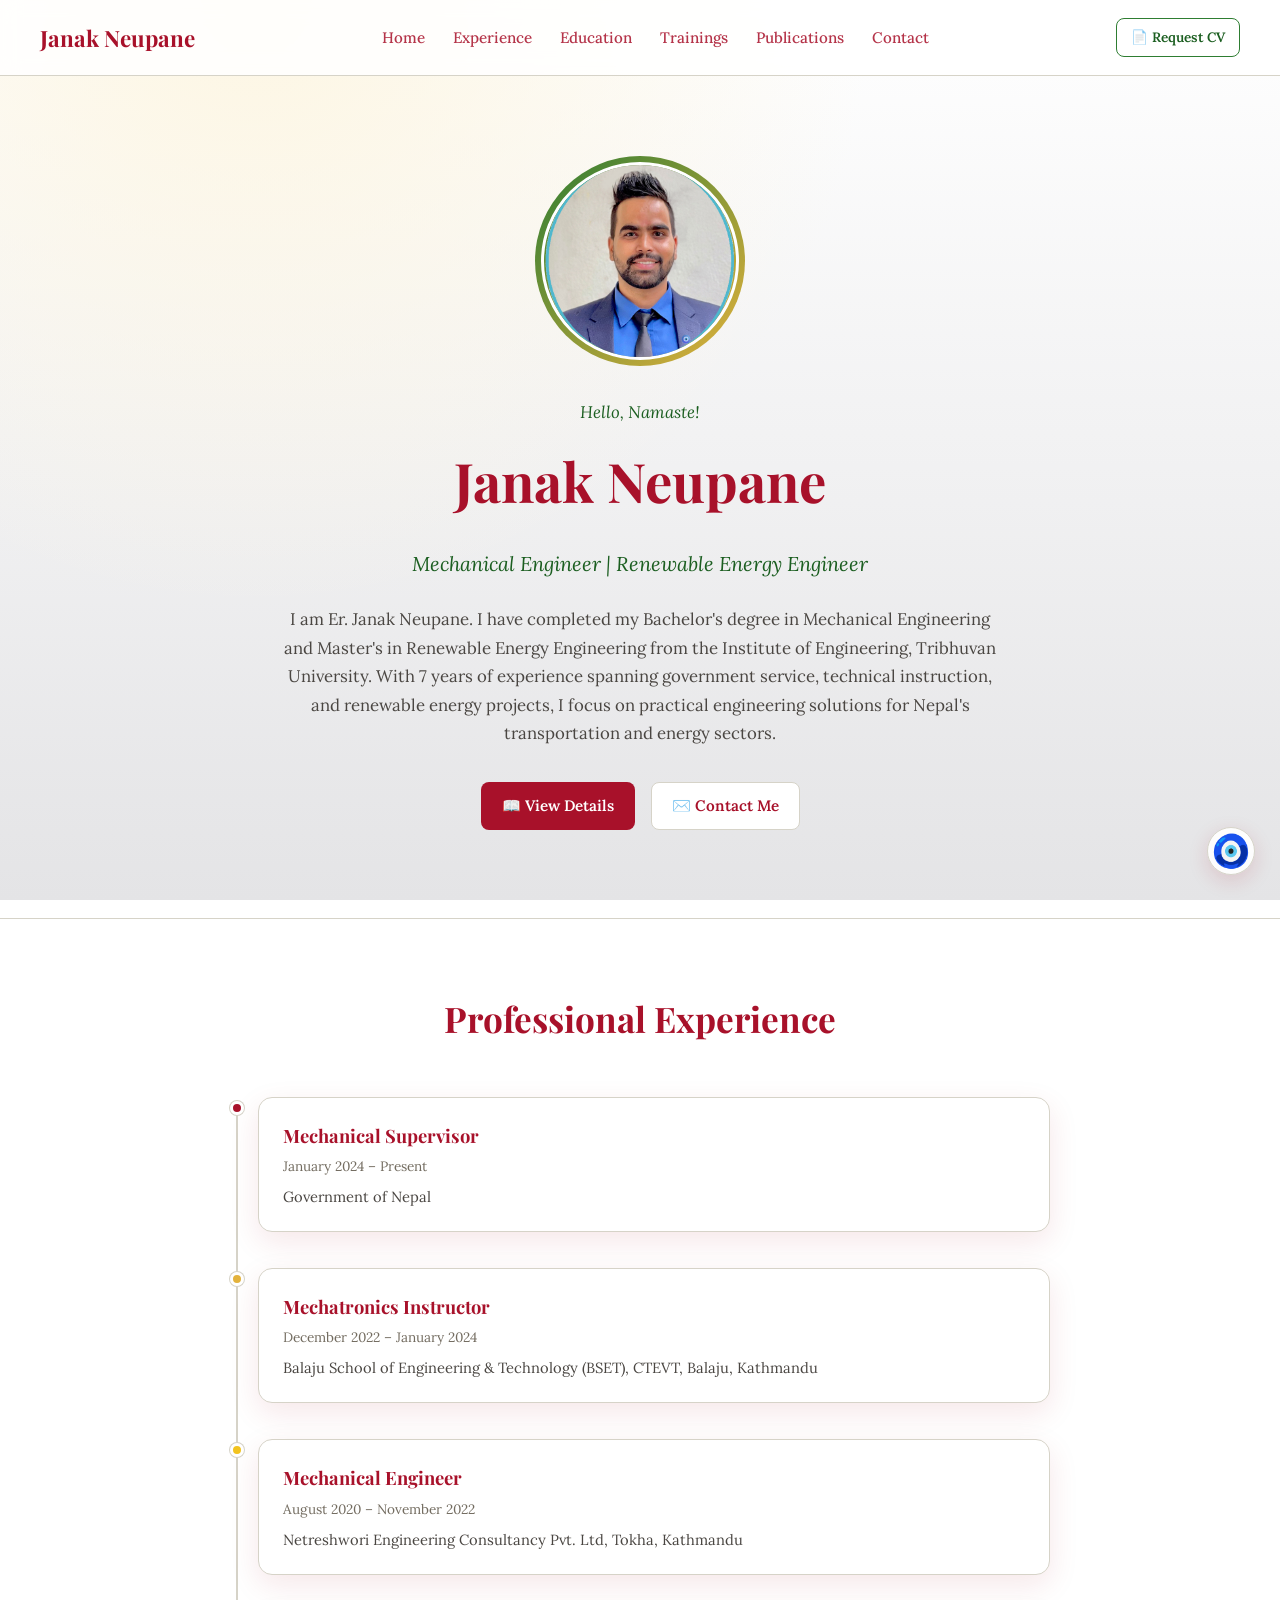
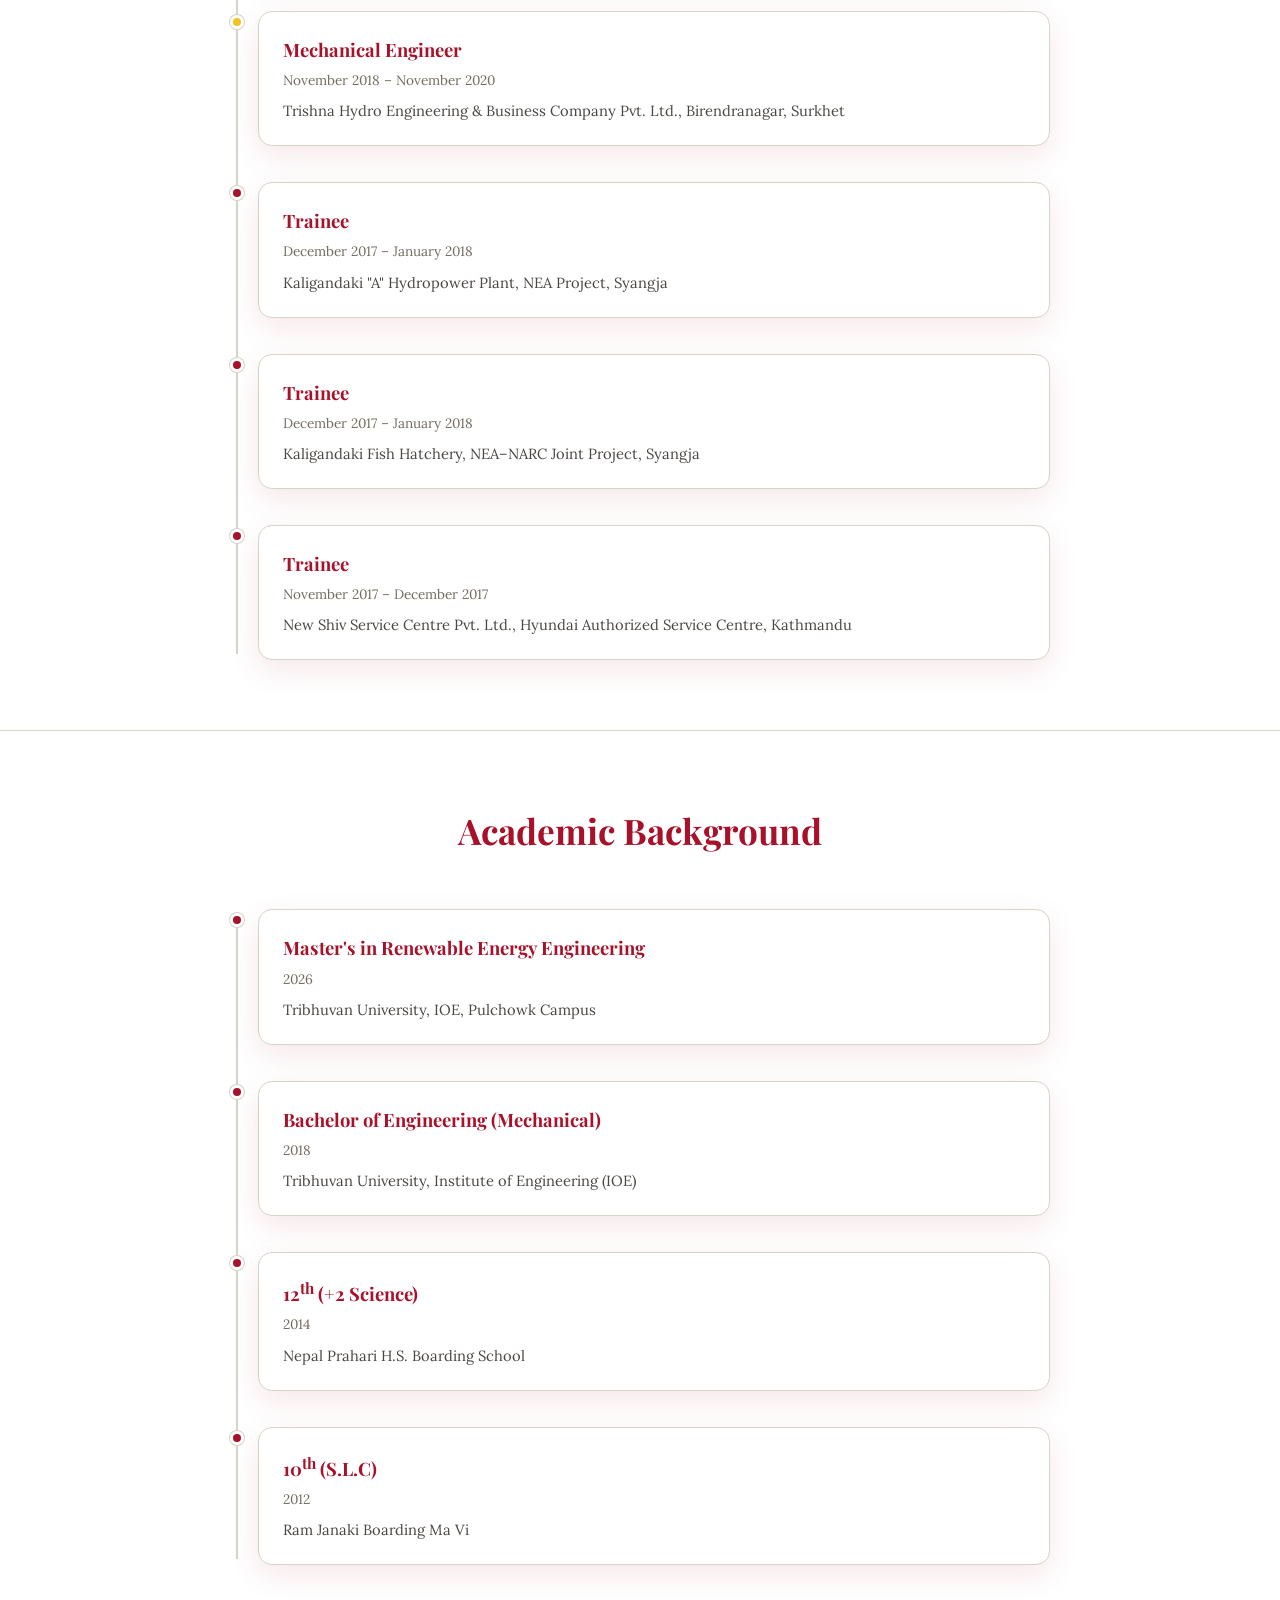
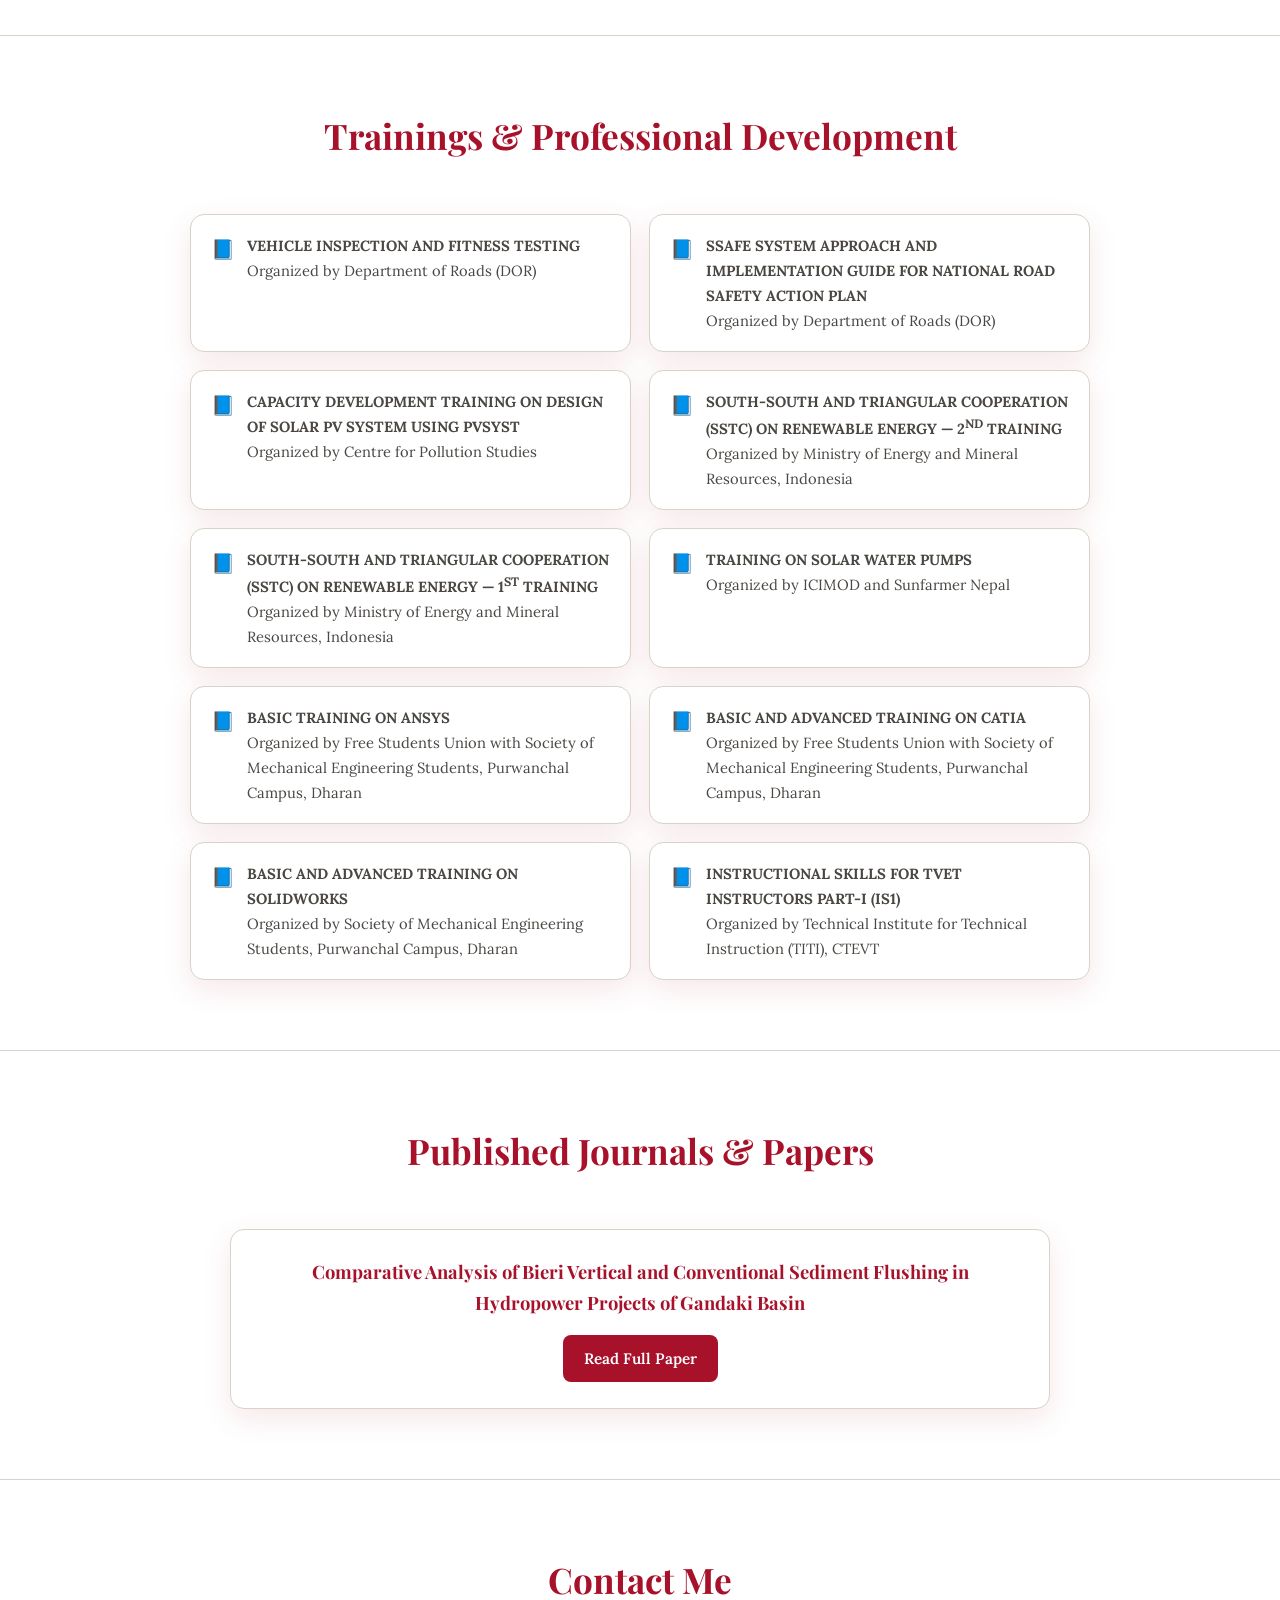
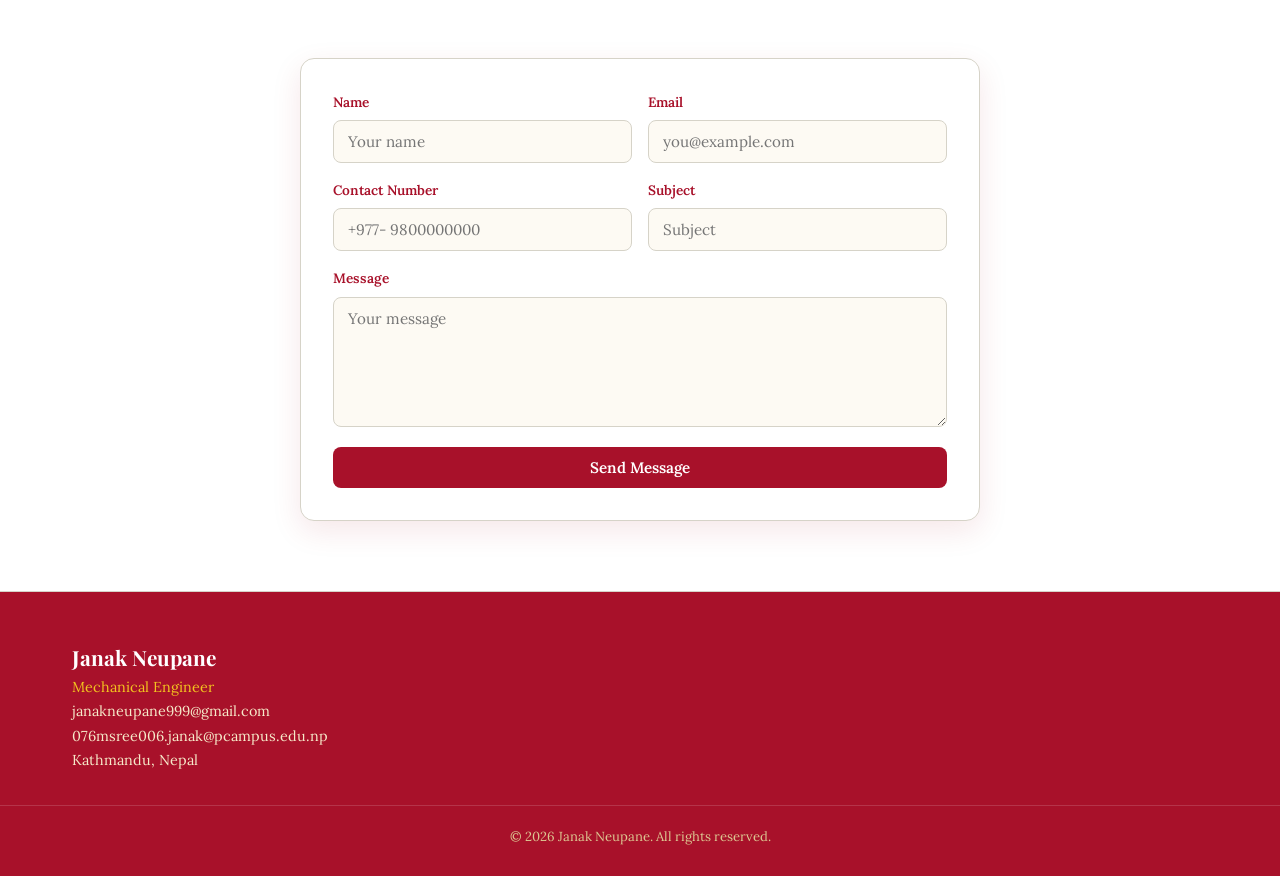
<file: index.html>
<!DOCTYPE html>
<html lang="en">
<head>
  
<meta charset="UTF-8">
<meta name="viewport" content="width=device-width, initial-scale=1">
<title>Janak Neupane | Mechanical Engineer | Nepal</title>
<meta name="description" content="Janak Neupane is a Mechanical Engineer from Nepal with experience in government service, renewable energy, vehicle inspection, and engineering education.">
<meta name="keywords" content="Janak Neupane, Mechanical Engineer Nepal, Renewable Energy Engineer, Vehicle Inspection Nepal">
<link rel="icon" type="image/x-icon" href="favicon.ico">
<link rel="icon" type="image/png" sizes="16x16" href="favicon-16x16.png">
<link rel="icon" type="image/png" sizes="32x32" href="favicon-32x32.png">
<link rel="apple-touch-icon" sizes="180x180" href="apple-touch-icon.png">
<link rel="icon" type="image/png" sizes="192x192" href="android-chrome-192x192.png">
<link rel="preconnect" href="https://fonts.googleapis.com">
<link rel="preconnect" href="https://fonts.gstatic.com" crossorigin>
<link href="https://fonts.googleapis.com/css2?family=Lora:ital,wght@0,400;0,500;0,600;0,700;1,400&family=Playfair+Display:wght@600;700;800&display=swap" rel="stylesheet">
<style>
  :root{
    --bg-1:#ffffff;
    --bg-2:#e4e4e6;
    --navy:#a8112a;
    --navy-soft:#7f0c20;
    --teal:#2e7d32;
    --teal-dark:#1b5e20;
    --text-body:#4a4642;
    --text-muted:#736c60;
    --card:#ffffff;
    --border:#d6d3c8;
    --tag-bg:#fbf0d4;
    --amber:#e3b23c;
    --blue-dot:#f2c31f;
    --shadow: 0 10px 30px rgba(168,17,42,0.10);
    --radius: 14px;
  }

  *{box-sizing:border-box;}
  html{scroll-behavior:smooth;}
  body{
    margin:0;
    font-family:'Lora', Georgia, serif;
    color:var(--text-body);
    background:
      radial-gradient(circle at 20% 0%, #fdf6e3 0%, transparent 45%),
      linear-gradient(180deg, var(--bg-1) 0%, var(--bg-2) 100%);
    background-attachment: fixed;
    line-height:1.7;
  }

  h1,h2,h3,.brand{
    font-family:'Playfair Display', 'Lora', serif;
    color:var(--navy);
    margin:0;
  }

  a{ color:inherit; text-decoration:none; }

  .container{
    max-width:1200px;
    margin:0 auto;
    padding:0 32px;
  }

  /* ---------- Header ---------- */
  header{
    position:sticky;
    top:0;
    z-index:50;
    background:rgba(255,255,255,0.85);
    backdrop-filter:blur(10px);
    border-bottom:1px solid var(--border);
  }
  .nav-row{
    display:flex;
    align-items:center;
    justify-content:space-between;
    padding:18px 0;
    gap:24px;
  }
  .brand{ font-size:1.4rem; font-weight:700; white-space:nowrap; }
  nav.links{
    display:flex;
    gap:28px;
    flex-wrap:wrap;
    font-size:0.95rem;
    font-weight:500;
  }
  nav.links a{
    color:var(--navy);
    opacity:0.85;
    transition:opacity .2s, color .2s;
  }
  nav.links a:hover{ opacity:1; color:var(--teal-dark); }
  .nav-actions{ display:flex; align-items:center; gap:14px; }

  .btn{
    display:inline-flex;
    align-items:center;
    gap:8px;
    padding:10px 20px;
    border-radius:8px;
    font-family:'Lora', serif;
    font-weight:600;
    font-size:0.95rem;
    cursor:pointer;
    border:1px solid transparent;
    transition:transform .15s ease, box-shadow .15s ease, background .15s ease;
  }
  .btn:hover{ transform:translateY(-1px); }
  .btn-navy{ background:var(--navy); color:#fff; }
  .btn-navy:hover{ background:var(--navy-soft); box-shadow:0 8px 18px rgba(15,42,71,0.25); }
  .btn-outline{ background:#fff; color:var(--navy); border-color:var(--border); }
  .btn-outline:hover{ border-color:var(--teal); color:var(--teal-dark); }
  .btn-teal-outline{ background:transparent; color:var(--teal-dark); border-color:var(--teal); }
  .btn-teal-outline:hover{ background:var(--teal); color:#fff; }
  .btn-sm{ padding:7px 14px; font-size:0.85rem; }
  .btn-block{ width:100%; justify-content:center; }

  /* ---------- Hero ---------- */
  .hero{ position:relative; padding:80px 0 60px; }
  .hero-inner{ display:flex; justify-content:center; }
  .hero-main{ text-align:center; }
  .avatar-wrap{
    width:210px; height:210px; border-radius:50%; margin:0 auto 32px; padding:6px;
    background:linear-gradient(135deg, var(--teal), var(--amber));
  }
  .avatar-wrap img{
    width:100%; height:100%; border-radius:50%; object-fit:cover; display:block; border:3px solid #fff;
    -webkit-user-select:none; -moz-user-select:none; user-select:none;
    -webkit-user-drag:none; user-drag:none;
    -webkit-touch-callout:none; /* stops the long-press "save/open" menu on iOS/Android */
    pointer-events:none; /* blocks right-click context menu from targeting the image itself */
  }
  .hero-eyebrow{ color:var(--teal-dark); font-style:italic; font-size:1.05rem; margin-bottom:8px; }
  .hero-main h1{ font-size:3.4rem; margin-bottom:14px; }
  .role-line{ color:var(--teal-dark); font-size:1.25rem; font-style:italic; margin-bottom:24px; }
  .hero-desc{ max-width:720px; margin:0 auto 34px; font-size:1.05rem; color:var(--text-body); }
  .hero-cta{ display:flex; gap:16px; justify-content:center; flex-wrap:wrap; margin-bottom:28px; }
  .scroll-hint{ display:block; font-size:0.85rem; color:var(--text-muted); text-align:center; }

  /* ---------- Section shell ---------- */
  section{ padding:70px 0; }
  .section-head{ text-align:center; max-width:640px; margin:0 auto 48px; }
  .section-head h2{ font-size:2.2rem; margin-bottom:12px; }
  .section-head p{ color:var(--text-muted); font-size:1rem; }
  .section-alt{ background:rgba(255,255,255,0.4); border-top:1px solid var(--border); border-bottom:1px solid var(--border); }

  /* ---------- Timeline ---------- */
  .timeline{ position:relative; max-width:820px; margin:0 auto; padding-left:28px; }
  .timeline::before{ content:""; position:absolute; left:6px; top:6px; bottom:6px; width:2px; background:var(--border); }
  .t-item{ position:relative; padding-bottom:36px; }
  .t-item:last-child{ padding-bottom:0; }
  .t-dot{ position:absolute; left:-28px; top:4px; width:14px; height:14px; border-radius:50%; background:var(--navy); border:3px solid var(--bg-1); box-shadow:0 0 0 1px var(--border); }
  .t-dot.amber{ background:var(--amber); }
  .t-dot.blue{ background:var(--blue-dot); }
  .t-card{ background:var(--card); border:1px solid var(--border); border-radius:var(--radius); padding:22px 24px; box-shadow:var(--shadow); }
  .t-card h3{ font-size:1.15rem; margin-bottom:4px; }
  .t-meta{ font-size:0.85rem; color:var(--text-muted); margin-bottom:6px; }
  .t-card p.company{ margin:0; font-size:0.92rem; color:var(--text-body); }

  /* ---------- Trainings ---------- */
  .training-grid{ display:grid; grid-template-columns:repeat(2,1fr); gap:18px; max-width:900px; margin:0 auto; }
  .training-tile{
    background:var(--card); border:1px solid var(--border); border-radius:var(--radius);
    padding:18px 20px; box-shadow:var(--shadow); font-size:0.92rem; display:flex; gap:12px; align-items:flex-start;
  }
  .training-tile .ico{ font-size:1.2rem; flex:0 0 auto; }

  /* ---------- Publications ---------- */
  .pub-list{ max-width:820px; margin:0 auto; display:flex; flex-direction:column; gap:20px; }
  .pub-card{ background:var(--card); border:1px solid var(--border); border-radius:var(--radius); padding:26px 28px; box-shadow:var(--shadow); text-align:center; }
  .pub-card h3{ font-size:1.15rem; margin-bottom:16px; }

  /* ---------- Contact ---------- */
  form.contact-form{
    max-width:680px; margin:0 auto;
    background:var(--card); border:1px solid var(--border); border-radius:var(--radius);
    padding:32px; box-shadow:var(--shadow);
  }
  .form-row{ display:grid; grid-template-columns:1fr 1fr; gap:16px; margin-bottom:16px; }
  .field{ display:flex; flex-direction:column; gap:6px; }
  .field label{ font-size:0.85rem; font-weight:600; color:var(--navy); }
  .field input, .field textarea{
    font-family:'Lora', serif; padding:11px 14px; border:1px solid var(--border);
    border-radius:8px; background:#fdfaf3; font-size:0.95rem; color:var(--text-body);
  }
  .field input:focus, .field textarea:focus{ outline:2px solid var(--teal); border-color:var(--teal); }
  .field textarea{ min-height:130px; resize:vertical; }
  .form-note{ font-size:0.8rem; color:var(--text-muted); margin-top:14px; text-align:center; }

  /* ---------- Footer ---------- */
  footer{ background:var(--navy); color:#f6e9c9; padding:48px 0 28px; font-size:0.9rem; }
  footer h3{ color:#fff; font-size:1.3rem; }
  footer .foot-role{ color:var(--blue-dot); display:block; }
  .foot-grid{ display:flex; justify-content:space-between; flex-wrap:wrap; gap:24px; }
  .foot-links{ display:flex; gap:18px; }
  .foot-links a{ color:#f6e9c9; opacity:.85; }
  .foot-links a:hover{ opacity:1; color:var(--blue-dot); }
  .foot-bottom{ margin-top:32px; padding-top:20px; border-top:1px solid rgba(255,255,255,0.15); text-align:center; color:#dcc691; font-size:0.82rem; }

  /* ---------- Responsive ---------- */
  @media (max-width: 980px){
    nav.links{ display:none; }
    .training-grid{ grid-template-columns:1fr; }
    .form-row{ grid-template-columns:1fr; }
  }
  @media (max-width: 560px){
    .hero-main h1{ font-size:2.3rem; }

  }
  /* ---------- Floating Evil Eye ---------- */
  .floating-evil-eye {
    position: fixed;
    bottom: 25px;
    right: 25px;
    z-index: 9999;
    font-size: 2rem;
    width: 48px;
    height: 48px;
    display: flex;
    align-items: center;
    justify-content: center;
    background: rgba(255, 255, 255, 0.9);
    backdrop-filter: blur(8px);
    border-radius: 50%;
    border: 1px solid var(--border);
    box-shadow: 0 6px 20px rgba(168, 17, 42, 0.15);
    cursor: pointer;
    user-select: none;
    animation: floatEffect 3s ease-in-out infinite;
    transition: transform 0.2s ease;
  }

  .floating-evil-eye:hover {
    transform: scale(1.18);
  }

  @keyframes floatEffect {
    0%, 100% {
      transform: translateY(0px);
    }
    50% {
      transform: translateY(-8px);
    }
  }
</style>
</head>
<body>

<header>
  <div class="container nav-row">
    <a href="#home" class="brand">Janak Neupane</a>
    <nav class="links">
      <a href="#home">Home</a>
      <a href="#experience">Experience</a>
      <a href="#education">Education</a>
      <a href="#trainings">Trainings</a>
      <a href="#publications">Publications</a>
      <a href="#contact">Contact</a>
    </nav>
    <div class="nav-actions">
      <a class="btn btn-teal-outline btn-sm" href="https://drive.google.com/file/d/1mmIPu6iLouvnfsukrumXLpMxL8Rhu5fm/view?usp=drive_link" target="_blank" rel="noopener">📄 Request CV</a>
    </div>
  </div>
</header>

<section class="hero" id="home">
  <div class="container hero-inner">
    <div class="hero-main">
      <div class="avatar-wrap" oncontextmenu="return false;">
        <img src="assets/images/profile.png" alt="Janak Neupane" draggable="false" oncontextmenu="return false;">
      </div>
      <p class="hero-eyebrow">Hello, Namaste!</p>
      <h1>Janak Neupane</h1>
      <p class="role-line">Mechanical Engineer | Renewable Energy Engineer</p>
      <p class="hero-desc">
        I am Er. Janak Neupane. I have completed my Bachelor's degree in Mechanical Engineering and
        Master's in Renewable Energy Engineering from the Institute of Engineering, Tribhuvan University.
        With 7 years of experience spanning government service, technical instruction, and renewable
        energy projects, I focus on practical engineering solutions for Nepal's transportation and energy sectors.
      </p>
      <div class="hero-cta">
        <a href="#experience" class="btn btn-navy">📖 View Details</a>
        <a href="#contact" class="btn btn-outline">✉️ Contact Me</a>
      </div>
    </div>
  </div>
</section>

<section id="experience" class="section-alt">
  <div class="container">
    <div class="section-head">
      <h2>Professional Experience</h2>
    </div>
    <div class="timeline">
      <div class="t-item">
        <span class="t-dot"></span>
        <div class="t-card">
          <h3>Mechanical Supervisor</h3>
          <div class="t-meta">January 2024 – Present</div>
          <p class="company">Government of Nepal</p>
        </div>
      </div>
      <div class="t-item">
        <span class="t-dot amber"></span>
        <div class="t-card">
          <h3>Mechatronics Instructor</h3>
          <div class="t-meta">December 2022 – January 2024</div>
          <p class="company">Balaju School of Engineering & Technology (BSET), CTEVT, Balaju, Kathmandu</p>
        </div>
      </div>
      <div class="t-item">
        <span class="t-dot blue"></span>
      <div class="t-card">
          <h3>Mechanical Engineer</h3>
          <div class="t-meta">August 2020 – November 2022</div>
          <p class="company">Netreshwori Engineering Consultancy Pvt. Ltd, Tokha, Kathmandu</p>
        </div>
      </div>
        <div class="t-item">
        <span class="t-dot blue"></span>
          <div class="t-card">
          <h3>Mechanical Engineer</h3>
          <div class="t-meta">November 2018 – November 2020</div>
          <p class="company">Trishna Hydro Engineering & Business Company Pvt. Ltd., Birendranagar, Surkhet</p>
        </div>
      </div>
      <div class="t-item">
        <span class="t-dot"></span>
        <div class="t-card">
          <h3>Trainee</h3>
          <div class="t-meta">December 2017 – January 2018</div>
          <p class="company">Kaligandaki "A" Hydropower Plant, NEA Project, Syangja</p>
        </div>
      </div>
      <div class="t-item">
        <span class="t-dot"></span>
        <div class="t-card">
          <h3>Trainee</h3>
          <div class="t-meta">December 2017 – January 2018</div>
          <p class="company">Kaligandaki Fish Hatchery, NEA–NARC Joint Project, Syangja</p>
        </div>
      </div>
      <div class="t-item">
        <span class="t-dot"></span>
        <div class="t-card">
          <h3>Trainee</h3>
          <div class="t-meta">November 2017 – December 2017</div>
          <p class="company">New Shiv Service Centre Pvt. Ltd., Hyundai Authorized Service Centre, Kathmandu</p>
        </div>
      </div>
    </div>
  </div>
</section>

<section id="education">
  <div class="container">
    <div class="section-head">
      <h2>Academic Background</h2>
    </div>
    <div class="timeline">
      <div class="t-item">
        <span class="t-dot"></span>
        <div class="t-card">
          <h3>Master's in Renewable Energy Engineering</h3>
          <div class="t-meta">2026</div>
          <p class="company">Tribhuvan University, IOE, Pulchowk Campus</p>
        </div>
      </div>
      <div class="t-item">
        <span class="t-dot"></span>
        <div class="t-card">
          <h3>Bachelor of Engineering (Mechanical)</h3>
          <div class="t-meta">2018</div>
          <p class="company">Tribhuvan University, Institute of Engineering (IOE)</p>
        </div>
      </div>
      <div class="t-item">
        <span class="t-dot"></span>
        <div class="t-card">
          <h3>12<sup>th</sup> (+2 Science)</h3>
          <div class="t-meta">2014</div>
          <p class="company">Nepal Prahari H.S. Boarding School</p>
        </div>
      </div>
      <div class="t-item">
        <span class="t-dot"></span>
        <div class="t-card">
          <h3>10<sup>th</sup></sup> (S.L.C)</h3>
          <div class="t-meta">2012</div>
          <p class="company">Ram Janaki Boarding Ma Vi</p>
        </div>
      </div>
    </div>
  </div>
</section>

<section id="trainings" class="section-alt">
  <div class="container">
    <div class="section-head">
      <h2>Trainings & Professional Development</h2>
    </div>
    <div class="training-grid">
      <div class="training-tile"><span class="ico">📘</span><span><strong>VEHICLE INSPECTION AND FITNESS TESTING</strong><br>Organized by Department of Roads (DOR)</span></div>
      <div class="training-tile"><span class="ico">📘</span><span><strong>SSAFE SYSTEM APPROACH AND IMPLEMENTATION GUIDE FOR NATIONAL ROAD SAFETY ACTION PLAN</strong><br>Organized by Department of Roads (DOR)</span></div>
      <div class="training-tile"><span class="ico">📘</span><span><strong>CAPACITY DEVELOPMENT TRAINING ON DESIGN OF SOLAR PV SYSTEM USING PVSYST</strong><br>Organized by Centre for Pollution Studies</span></div>
      <div class="training-tile"><span class="ico">📘</span><span><strong>SOUTH-SOUTH AND TRIANGULAR COOPERATION (SSTC) ON RENEWABLE ENERGY — 2<sup>ND</sup> TRAINING</strong><br>Organized by Ministry of Energy and Mineral Resources, Indonesia</span></div>
      <div class="training-tile"><span class="ico">📘</span><span><strong>SOUTH-SOUTH AND TRIANGULAR COOPERATION (SSTC) ON RENEWABLE ENERGY — 1<sup>ST</sup> TRAINING</strong><br>Organized by Ministry of Energy and Mineral Resources, Indonesia</span></div>
      <div class="training-tile"><span class="ico">📘</span><span><strong>TRAINING ON SOLAR WATER PUMPS</strong><br>Organized by ICIMOD and Sunfarmer Nepal</span></div>
      <div class="training-tile"><span class="ico">📘</span><span><strong>BASIC TRAINING ON ANSYS</strong><br>Organized by Free Students Union with Society of Mechanical Engineering Students, Purwanchal Campus, Dharan</span></div>
      <div class="training-tile"><span class="ico">📘</span><span><strong>BASIC AND ADVANCED TRAINING ON CATIA</strong><br>Organized by Free Students Union with Society of Mechanical Engineering Students, Purwanchal Campus, Dharan</span></div>
      <div class="training-tile"><span class="ico">📘</span><span><strong>BASIC AND ADVANCED TRAINING ON SOLIDWORKS</strong><br>Organized by Society of Mechanical Engineering Students, Purwanchal Campus, Dharan</span></div>
      <div class="training-tile"><span class="ico">📘</span><span><strong>INSTRUCTIONAL SKILLS FOR TVET INSTRUCTORS PART-I (IS1)</strong><br>Organized by Technical Institute for Technical Instruction (TITI), CTEVT </span></div>
    </div>
  </div>
</section>

<section id="publications">
  <div class="container">
    <div class="section-head">
      <h2>Published Journals & Papers</h2>
    </div>
    <div class="pub-list">
      <div class="pub-card">
        <h3>Comparative Analysis of Bieri Vertical and Conventional Sediment Flushing in Hydropower Projects of Gandaki Basin</h3>
        <a class="btn btn-navy" href="https://elibrary.tucl.edu.np/items/e3bd5677-666b-4122-8eba-b2fefda836cf" target="_blank" rel="noopener">Read Full Paper</a>
      </div>
    </div>
  </div>
</section>

<section id="contact" class="section-alt">
  <div class="container">
    <div class="section-head">
      <h2>Contact Me</h2>
    </div>

    <form class="contact-form" action="https://formspree.io/f/xqergpzv" method="POST">
      <div class="form-row">
        <div class="field"><label for="name">Name</label><input type="text" id="name" name="name" placeholder="Your name" required></div>
        <div class="field"><label for="email">Email</label><input type="email" id="email" name="email" placeholder="you@example.com" required></div>
      </div>
      <div class="form-row">
        <div class="field"><label for="phone">Contact Number</label><input type="tel" id="phone" name="phone" placeholder="+977- 9800000000"></div>
        <div class="field">
          <label for="subject">Subject</label>
          <input type="text" id="subject" name="_subject" placeholder="Subject">
        </div>
      </div>
      <div class="field" style="margin-bottom:20px;">
        <label for="message">Message</label>
        <textarea id="message" name="message" placeholder="Your message" required></textarea>
      </div>
      <!-- honeypot field to reduce spam, hidden from real users -->
      <input type="text" name="_gotcha" style="display:none" tabindex="-1" autocomplete="off">
      <button type="submit" class="btn btn-navy btn-block">Send Message</button>
      
    </form>
  </div>
</section>

<footer>
  <div class="container foot-grid">
    <div>
      <h3>Janak Neupane</h3>
      <span class="foot-role">Mechanical Engineer</span>
      <div>janakneupane999@gmail.com</div>
        <div>076msree006.janak@pcampus.edu.np</div>
      <div>Kathmandu, Nepal</div>
    </div>
  </div>
  <div class="foot-bottom">© <span id="year"></span> Janak Neupane. All rights reserved.</div>
</footer>
<!-- Floating Evil Eye Emoji -->
<div class="floating-evil-eye" title="Evil Eye Protection">🧿</div>
<script>
  document.getElementById('year').textContent = new Date().getFullYear();
</script>

</body>
</html>
</file>
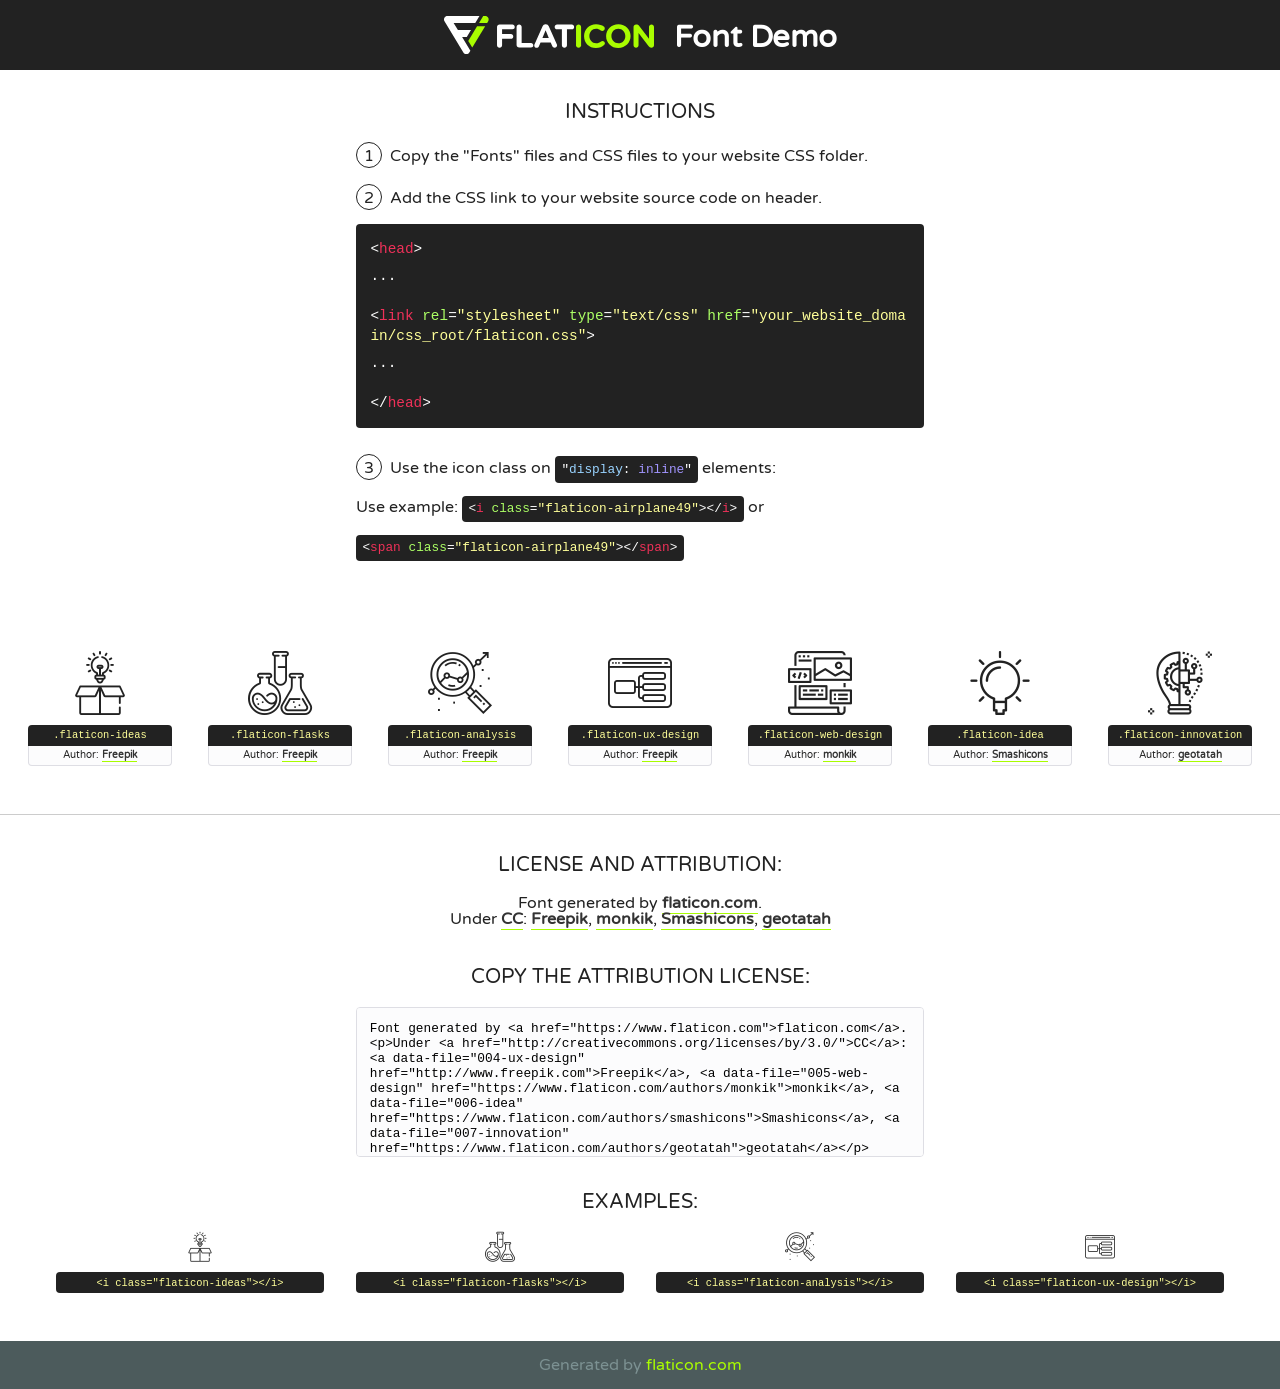
<file: fonts/flaticon/font/flaticon.html>
<!DOCTYPE html>
<!--
  Flaticon icon font: Flaticon
  Creation date: 20/03/2019 02:18
-->
<html>
<!DOCTYPE html>
<html>

<head>
    <title>Flaticon WebFont</title>
    <link href="http://fonts.googleapis.com/css?family=Varela+Round" rel="stylesheet" type="text/css" />
    <link rel="stylesheet" type="text/css" href="flaticon.css">
    <meta charset="UTF-8">
    <style>
    html, body, div, span, applet, object, iframe,
    h1, h2, h3, h4, h5, h6, p, blockquote, pre,
    a, abbr, acronym, address, big, cite, code,
    del, dfn, em, img, ins, kbd, q, s, samp,
    small, strike, strong, sub, sup, tt, var,
    b, u, i, center,
    dl, dt, dd, ol, ul, li,
    fieldset, form, label, legend,
    table, caption, tbody, tfoot, thead, tr, th, td,
    article, aside, canvas, details, embed, 
    figure, figcaption, footer, header, hgroup, 
    menu, nav, output, ruby, section, summary,
    time, mark, audio, video {
        margin: 0;
        padding: 0;
        border: 0;
        font-size: 100%;
        font: inherit;
        vertical-align: baseline;
    }
    /* HTML5 display-role reset for older browsers */
    article, aside, details, figcaption, figure, 
    footer, header, hgroup, menu, nav, section {
        display: block;
    }
    body {
        line-height: 1;
    }
    ol, ul {
        list-style: none;
    }
    blockquote, q {
        quotes: none;
    }
    blockquote:before, blockquote:after,
    q:before, q:after {
        content: '';
        content: none;
    }
    table {
        border-collapse: collapse;
        border-spacing: 0;
    }
    body {
        font-family: 'Varela Round', Helvetica, Arial, sans-serif;
        font-size: 16px;
        color: #222;
    }
    a {
        color: #333;
        border-bottom: 1px solid #a9fd00;
        font-weight: bold;
        text-decoration: none;
    }
    * {
        -moz-box-sizing: border-box;
        -webkit-box-sizing: border-box;
        box-sizing: border-box;
        margin: 0;
        padding: 0;
    }
    [class^="flaticon-"]:before, [class*=" flaticon-"]:before, [class^="flaticon-"]:after, [class*=" flaticon-"]:after {
        font-family: Flaticon;
        font-size: 30px;
        font-style: normal;
        margin-left: 20px;
        color: #333;
    }
    .wrapper {
        max-width: 600px;
        margin: auto;
        padding: 0 1em;
    }
    .title {
        font-size: 1.25em;
        text-align: center;
        margin-bottom: 1em;
        text-transform: uppercase;
    }
    header {
        text-align: center;
        background-color: #222;
        color: #fff;
        padding: 1em;
    }
    header .logo {
        width: 210px;
        height: 38px;
        display: inline-block;
        vertical-align: middle;
        margin-right: 1em;
        border: none;
    }
    header strong {
        font-size: 1.95em;
        font-weight: bold;
        vertical-align: middle;
        margin-top: 5px;
        display: inline-block;
    }
    .demo {
        margin: 2em auto;
        line-height: 1.25em;
    }
    .demo ul li {
        margin-bottom: 1em;
    }
    .demo ul li .num {
        color: #222;
        border-radius: 20px;
        display: inline-block;
        width: 26px;
        padding: 3px;
        height: 26px;
        text-align: center;
        margin-right: 0.5em;
        border: 1px solid #222;
    }
    .demo ul li code {
        background-color: #222;
        border-radius: 4px;
        padding: 0.25em 0.5em;
        display: inline-block;
        color: #fff;
        font-family: Consolas,Monaco,Lucida Console,Liberation Mono,DejaVu Sans Mono,Bitstream Vera Sans Mono,Courier New, monospace;
        font-weight: lighter;
        margin-top: 1em;
        font-size: 0.8em;
        word-break: break-all;
    }
    .demo ul li code.big {
        padding: 1em;
        font-size: 0.9em;
    }
    .demo ul li code .red {
        color: #EF3159;
    }
    .demo ul li code .green {
        color: #ACFF65;
    }
    .demo ul li code .yellow {
        color: #FFFF99;
    }
    .demo ul li code .blue {
        color: #99D3FF;
    }
    .demo ul li code .purple {
        color: #A295FF;
    }
    .demo ul li code .dots {
        margin-top: 0.5em;
        display: block;
    }
    #glyphs {
        border-bottom: 1px solid #ccc;
        padding: 2em 0;
        text-align: center;
    }
    .glyph {
        display: inline-block;
        width: 9em;
        margin: 1em;
        text-align: center;
        vertical-align: top;
        background: #FFF;
    }
    .glyph .glyph-icon {
        padding: 10px;
        display: block;
        font-family:"Flaticon";
        font-size: 64px;
        line-height: 1;
    }
    .glyph .glyph-icon:before {
        font-size: 64px;
        color: #222;
        margin-left: 0;
    }
    .class-name {
        font-size: 0.65em;
        background-color: #222;
        color: #fff;
        border-radius: 4px 4px 0 0;
        padding: 0.5em;
        color: #FFFF99;
        font-family: Consolas,Monaco,Lucida Console,Liberation Mono,DejaVu Sans Mono,Bitstream Vera Sans Mono,Courier New, monospace;
    }
    .author-name {
        font-size: 0.6em;
        background-color: #fcfcfd;
        border: 1px solid #DEDEE4;
        border-top: 0;
        border-radius: 0 0 4px 4px;
        padding: 0.5em;
    }
    .class-name:last-child {
        font-size: 10px;
        color:#888;
    }
    .class-name:last-child a {
        font-size: 10px;
        color:#555;
    }
    .class-name:last-child a:hover {
        color:#a9fd00;
    }
    .glyph > input {
        display: block;
        width: 100px;
        margin: 5px auto;
        text-align: center;
        font-size: 12px;
        cursor: text;
    }
    .glyph > input.icon-input {
        font-family:"Flaticon";
        font-size: 16px;
        margin-bottom: 10px;
    }
    .attribution .title {
        margin-top: 2em;
    }
    .attribution textarea {
        background-color: #fcfcfd;
        padding: 1em;
        border: none;
        box-shadow: none;
        border: 1px solid #DEDEE4;
        border-radius: 4px;
        resize: none;
        width: 100%;
        height: 150px;
        font-size: 0.8em;
        font-family: Consolas,Monaco,Lucida Console,Liberation Mono,DejaVu Sans Mono,Bitstream Vera Sans Mono,Courier New, monospace;
        -webkit-appearance: none;
    }
    .iconsuse {
        margin: 2em auto;
        text-align: center;
        max-width: 1200px;
    }
    .iconsuse:after {
        content: '';
        display: table;
        clear: both;
    }
    .iconsuse .image {
        float: left;
        width: 25%;
        padding: 0 1em;
    }
    .iconsuse .image p {
        margin-bottom: 1em;
    }
    .iconsuse .image span {
        display: block;
        font-size: 0.65em;
        background-color: #222;
        color: #fff;
        border-radius: 4px;
        padding: 0.5em;
        color: #FFFF99;
        margin-top: 1em;
        font-family: Consolas,Monaco,Lucida Console,Liberation Mono,DejaVu Sans Mono,Bitstream Vera Sans Mono,Courier New, monospace;
    }
    #footer {
        text-align: center;
        background-color: #4C5B5C;
        color: #7c9192;
        padding: 1em;
    }
    #footer a {
        border: none;
        color: #a9fd00;
        font-weight: normal;
    }
    @media (max-width: 960px) {
        .iconsuse .image {
            width: 50%;
        }
    }
    @media (max-width: 560px) {
        .iconsuse .image {
            width: 100%;
        }
    }
    </style>
</head>

<body class="characters-off">

    <header>
        <a href="https://www.flaticon.com" target="_blank" class="logo">
            <svg version="1.1" xmlns="http://www.w3.org/2000/svg" xmlns:xlink="http://www.w3.org/1999/xlink" xmlns:a="http://ns.adobe.com/AdobeSVGViewerExtensions/3.0/" viewBox="0 0 560.875 102.036" enable-background="new 0 0 560.875 102.036" xml:space="preserve">
                <defs>
                </defs>
                <g>
                    <g class="letters">
                        <path fill="#ffffff" d="M141.596,29.675c0-3.777,2.985-6.767,6.764-6.767h34.438c3.426,0,6.15,2.728,6.15,6.15
                        c0,3.43-2.724,6.149-6.15,6.149h-27.674v13.091h23.719c3.429,0,6.151,2.724,6.151,6.15c0,3.43-2.723,6.149-6.151,6.149h-23.719
                        v17.574c0,3.773-2.986,6.761-6.764,6.761c-3.779,0-6.764-2.989-6.764-6.761V29.675z"></path>
                        <path fill="#ffffff" d="M193.844,29.149c0-3.781,2.985-6.767,6.764-6.767c3.776,0,6.763,2.985,6.763,6.767v42.957h25.039
                        c3.426,0,6.149,2.726,6.149,6.153c0,3.425-2.723,6.15-6.149,6.15h-31.802c-3.779,0-6.764-2.986-6.764-6.768V29.149z"></path>
                        <path fill="#ffffff" d="M241.891,75.71l21.438-48.407c1.492-3.341,4.215-5.357,7.906-5.357h0.792
                        c3.686,0,6.323,2.017,7.815,5.357l21.439,48.407c0.436,0.967,0.701,1.845,0.701,2.723c0,3.602-2.809,6.501-6.414,6.501
                        c-3.161,0-5.269-1.845-6.499-4.655l-4.132-9.661h-27.059l-4.301,10.102c-1.144,2.631-3.426,4.214-6.237,4.214
                        c-3.517,0-6.24-2.81-6.24-6.325C241.1,77.64,241.451,76.677,241.891,75.71z M279.932,58.666l-8.521-20.297l-8.526,20.297H279.932
                        z"></path>
                        <path fill="#ffffff" d="M314.864,35.387H301.86c-3.429,0-6.239-2.813-6.239-6.238c0-3.429,2.811-6.24,6.239-6.24h39.533
                        c3.426,0,6.237,2.811,6.237,6.24c0,3.425-2.811,6.238-6.237,6.238h-13.001v42.785c0,3.773-2.99,6.761-6.764,6.761
                        c-3.779,0-6.764-2.989-6.764-6.761V35.387z"></path>
                        <path fill="#A9FD00" d="M352.615,29.149c0-3.781,2.985-6.767,6.767-6.767c3.774,0,6.761,2.985,6.761,6.767v49.024
                        c0,3.773-2.987,6.761-6.761,6.761c-3.781,0-6.767-2.989-6.767-6.761V29.149z"></path>
                        <path fill="#A9FD00" d="M374.132,53.836v-0.179c0-17.481,13.178-31.801,32.065-31.801c9.22,0,15.459,2.458,20.557,6.238
                        c1.402,1.054,2.637,2.985,2.637,5.357c0,3.692-2.985,6.59-6.681,6.59c-1.845,0-3.071-0.702-4.044-1.319
                        c-3.776-2.813-7.729-4.393-12.562-4.393c-10.364,0-17.831,8.611-17.831,19.154v0.173c0,10.542,7.291,19.329,17.831,19.329
                        c5.715,0,9.492-1.756,13.359-4.834c1.049-0.874,2.458-1.491,4.039-1.491c3.429,0,6.325,2.813,6.325,6.236
                        c0,2.106-1.056,3.78-2.282,4.834c-5.539,4.834-12.036,7.733-21.878,7.733C387.572,85.464,374.132,71.493,374.132,53.836z"></path>
                        <path fill="#A9FD00" d="M433.009,53.836v-0.179c0-17.481,13.79-31.801,32.766-31.801c18.981,0,32.592,14.143,32.592,31.628v0.173
                        c0,17.483-13.785,31.807-32.769,31.807C446.625,85.464,433.009,71.32,433.009,53.836z M484.224,53.836v-0.179
                        c0-10.539-7.725-19.326-18.626-19.326c-10.893,0-18.449,8.611-18.449,19.154v0.173c0,10.542,7.73,19.329,18.626,19.329
                        C476.676,72.986,484.224,64.378,484.224,53.836z"></path>
                        <path fill="#A9FD00" d="M506.233,29.321c0-3.774,2.99-6.763,6.767-6.763h1.401c3.252,0,5.183,1.583,7.029,3.953l26.093,34.265
                        V29.059c0-3.692,2.99-6.677,6.681-6.677c3.683,0,6.671,2.985,6.671,6.677v48.934c0,3.78-2.987,6.765-6.764,6.765h-0.436
                        c-3.257,0-5.188-1.581-7.034-3.953l-27.056-35.492v32.944c0,3.687-2.985,6.676-6.678,6.676c-3.683,0-6.673-2.989-6.673-6.676
                        V29.321z"></path>
                    </g>
                    <g class="insignia">
                        <path fill="#ffffff" d="M48.372,56.137h12.517l11.156-18.537H37.186L25.688,18.539h57.825L94.668,0H9.271
                        C5.925,0,2.842,1.801,1.198,4.716c-1.644,2.907-1.593,6.482,0.134,9.343l50.38,83.501c1.678,2.781,4.689,4.476,7.938,4.476
                        c3.246,0,6.257-1.695,7.935-4.476l2.898-4.804L48.372,56.137z"></path>
                        <g class="i">
                            <path fill="#A9FD00" d="M93.575,18.539h0.031v0.004l21.652,0.004l2.705-4.488c1.727-2.861,1.778-6.436,0.133-9.343
                            C116.454,1.801,113.371,0,110.026,0h-5.294L93.575,18.539z"></path>
                            <polygon fill="#A9FD00" points="88.291,27.356 64.725,66.486 75.519,84.404 109.942,27.356"></polygon>
                        </g>
                    </g>
                </g>
            </svg>
        </a>
        <strong>Font Demo</strong>
    </header>


    <section class="demo wrapper">

        <p class="title">Instructions</p>

        <ul>
            <li>
                <span class="num">1</span>Copy the "Fonts" files and CSS files to your website CSS folder.
            </li>
            <li>
                <span class="num">2</span>Add the CSS link to your website source code on header.
                <code class="big">
                    &lt;<span class="red">head</span>&gt;
                    <br/><span class="dots">...</span>
                    <br/>&lt;<span class="red">link</span> <span class="green">rel</span>=<span class="yellow">"stylesheet"</span> <span class="green">type</span>=<span class="yellow">"text/css"</span> <span class="green">href</span>=<span class="yellow">"your_website_domain/css_root/flaticon.css"</span>&gt;
                    <br/><span class="dots">...</span>
                    <br/>&lt;/<span class="red">head</span>&gt;
                </code>
            </li>

            <li>
                <p>
                    <span class="num">3</span>Use the icon class on <code>"<span class="blue">display</span>:<span class="purple"> inline</span>"</code> elements:
                    <br />
                    Use example: <code>&lt;<span class="red">i</span> <span class="green">class</span>=<span class="yellow">&quot;flaticon-airplane49&quot;</span>&gt;&lt;/<span class="red">i</span>&gt;</code> or <code>&lt;<span class="red">span</span> <span class="green">class</span>=<span class="yellow">&quot;flaticon-airplane49&quot;</span>&gt;&lt;/<span class="red">span</span>&gt;</code>
            </li>
        </ul>

    </section>




   <section id="glyphs">          
    
      
        <div class="glyph"><div class="glyph-icon flaticon-ideas"></div>
            <div class="class-name">.flaticon-ideas</div>
            <div class="author-name">Author: <a data-file="001-ideas" href="http://www.freepik.com">Freepik</a> </div> 
        </div>        
        
        <div class="glyph"><div class="glyph-icon flaticon-flasks"></div>
            <div class="class-name">.flaticon-flasks</div>
            <div class="author-name">Author: <a data-file="002-flasks" href="http://www.freepik.com">Freepik</a> </div> 
        </div>        
        
        <div class="glyph"><div class="glyph-icon flaticon-analysis"></div>
            <div class="class-name">.flaticon-analysis</div>
            <div class="author-name">Author: <a data-file="003-analysis" href="http://www.freepik.com">Freepik</a> </div> 
        </div>        
        
        <div class="glyph"><div class="glyph-icon flaticon-ux-design"></div>
            <div class="class-name">.flaticon-ux-design</div>
            <div class="author-name">Author: <a data-file="004-ux-design" href="http://www.freepik.com">Freepik</a> </div> 
        </div>        
        
        <div class="glyph"><div class="glyph-icon flaticon-web-design"></div>
            <div class="class-name">.flaticon-web-design</div>
            <div class="author-name">Author: <a data-file="005-web-design" href="https://www.flaticon.com/authors/monkik">monkik</a> </div> 
        </div>        
        
        <div class="glyph"><div class="glyph-icon flaticon-idea"></div>
            <div class="class-name">.flaticon-idea</div>
            <div class="author-name">Author: <a data-file="006-idea" href="https://www.flaticon.com/authors/smashicons">Smashicons</a> </div> 
        </div>        
        
        <div class="glyph"><div class="glyph-icon flaticon-innovation"></div>
            <div class="class-name">.flaticon-innovation</div>
            <div class="author-name">Author: <a data-file="007-innovation" href="https://www.flaticon.com/authors/geotatah">geotatah</a> </div> 
        </div>        
        

    </section>



    <section class="attribution wrapper"   style="text-align:center;">

      <div class="title">License and attribution:</div><div class="attrDiv">Font generated by <a href="https://www.flaticon.com">flaticon.com</a>. <div><p>Under <a href="http://creativecommons.org/licenses/by/3.0/">CC</a>: <a data-file="004-ux-design" href="http://www.freepik.com">Freepik</a>, <a data-file="005-web-design" href="https://www.flaticon.com/authors/monkik">monkik</a>, <a data-file="006-idea" href="https://www.flaticon.com/authors/smashicons">Smashicons</a>, <a data-file="007-innovation" href="https://www.flaticon.com/authors/geotatah">geotatah</a></p>  </div>
      </div>
      <div class="title">Copy the Attribution License:</div>

    <textarea onclick="this.focus();this.select();">Font generated by &lt;a href=&quot;https://www.flaticon.com&quot;&gt;flaticon.com&lt;/a&gt;. <p>Under <a href="http://creativecommons.org/licenses/by/3.0/">CC</a>: <a data-file="004-ux-design" href="http://www.freepik.com">Freepik</a>, <a data-file="005-web-design" href="https://www.flaticon.com/authors/monkik">monkik</a>, <a data-file="006-idea" href="https://www.flaticon.com/authors/smashicons">Smashicons</a>, <a data-file="007-innovation" href="https://www.flaticon.com/authors/geotatah">geotatah</a></p>  
     </textarea>

    </section>

    <section class="iconsuse">

          <div class="title">Examples:</div>            
             
            <div class="image">
                <p>
                    <i class="glyph-icon flaticon-ideas"></i> 
                    <span>&lt;i class=&quot;flaticon-ideas&quot;&gt;&lt;/i&gt;</span>
                </p>
            </div>
            
            <div class="image">
                <p>
                    <i class="glyph-icon flaticon-flasks"></i> 
                    <span>&lt;i class=&quot;flaticon-flasks&quot;&gt;&lt;/i&gt;</span>
                </p>
            </div>
            
            <div class="image">
                <p>
                    <i class="glyph-icon flaticon-analysis"></i> 
                    <span>&lt;i class=&quot;flaticon-analysis&quot;&gt;&lt;/i&gt;</span>
                </p>
            </div>
            
            <div class="image">
                <p>
                    <i class="glyph-icon flaticon-ux-design"></i> 
                    <span>&lt;i class=&quot;flaticon-ux-design&quot;&gt;&lt;/i&gt;</span>
                </p>
            </div>
                       
        </div>
                            
    </section>

<div id="footer">
    <div>Generated by <a href="https://www.flaticon.com">flaticon.com</a>
    </div>
</div>



</body>
</html>
</file>
<file: fonts/flaticon/font/flaticon.css>
/*
  	Flaticon icon font: Flaticon
  	Creation date: 20/03/2019 02:18
  	*/

@font-face {
  font-family: "Flaticon";
  src: url("./Flaticon.eot");
  src: url("./Flaticon.eot?#iefix") format("embedded-opentype"),
       url("./Flaticon.woff2") format("woff2"),
       url("./Flaticon.woff") format("woff"),
       url("./Flaticon.ttf") format("truetype"),
       url("./Flaticon.svg#Flaticon") format("svg");
  font-weight: normal;
  font-style: normal;
}

@media screen and (-webkit-min-device-pixel-ratio:0) {
  @font-face {
    font-family: "Flaticon";
    src: url("./Flaticon.svg#Flaticon") format("svg");
  }
}

[class^="flaticon-"]:before, [class*=" flaticon-"]:before,
[class^="flaticon-"]:after, [class*=" flaticon-"]:after {   
  font-family: Flaticon;
        font-size: 20px;
font-style: normal;
margin-left: 20px;
}

.flaticon-ideas:before { content: "\f100"; }
.flaticon-flasks:before { content: "\f101"; }
.flaticon-analysis:before { content: "\f102"; }
.flaticon-ux-design:before { content: "\f103"; }
.flaticon-web-design:before { content: "\f104"; }
.flaticon-idea:before { content: "\f105"; }
.flaticon-innovation:before { content: "\f106"; }
</file>
